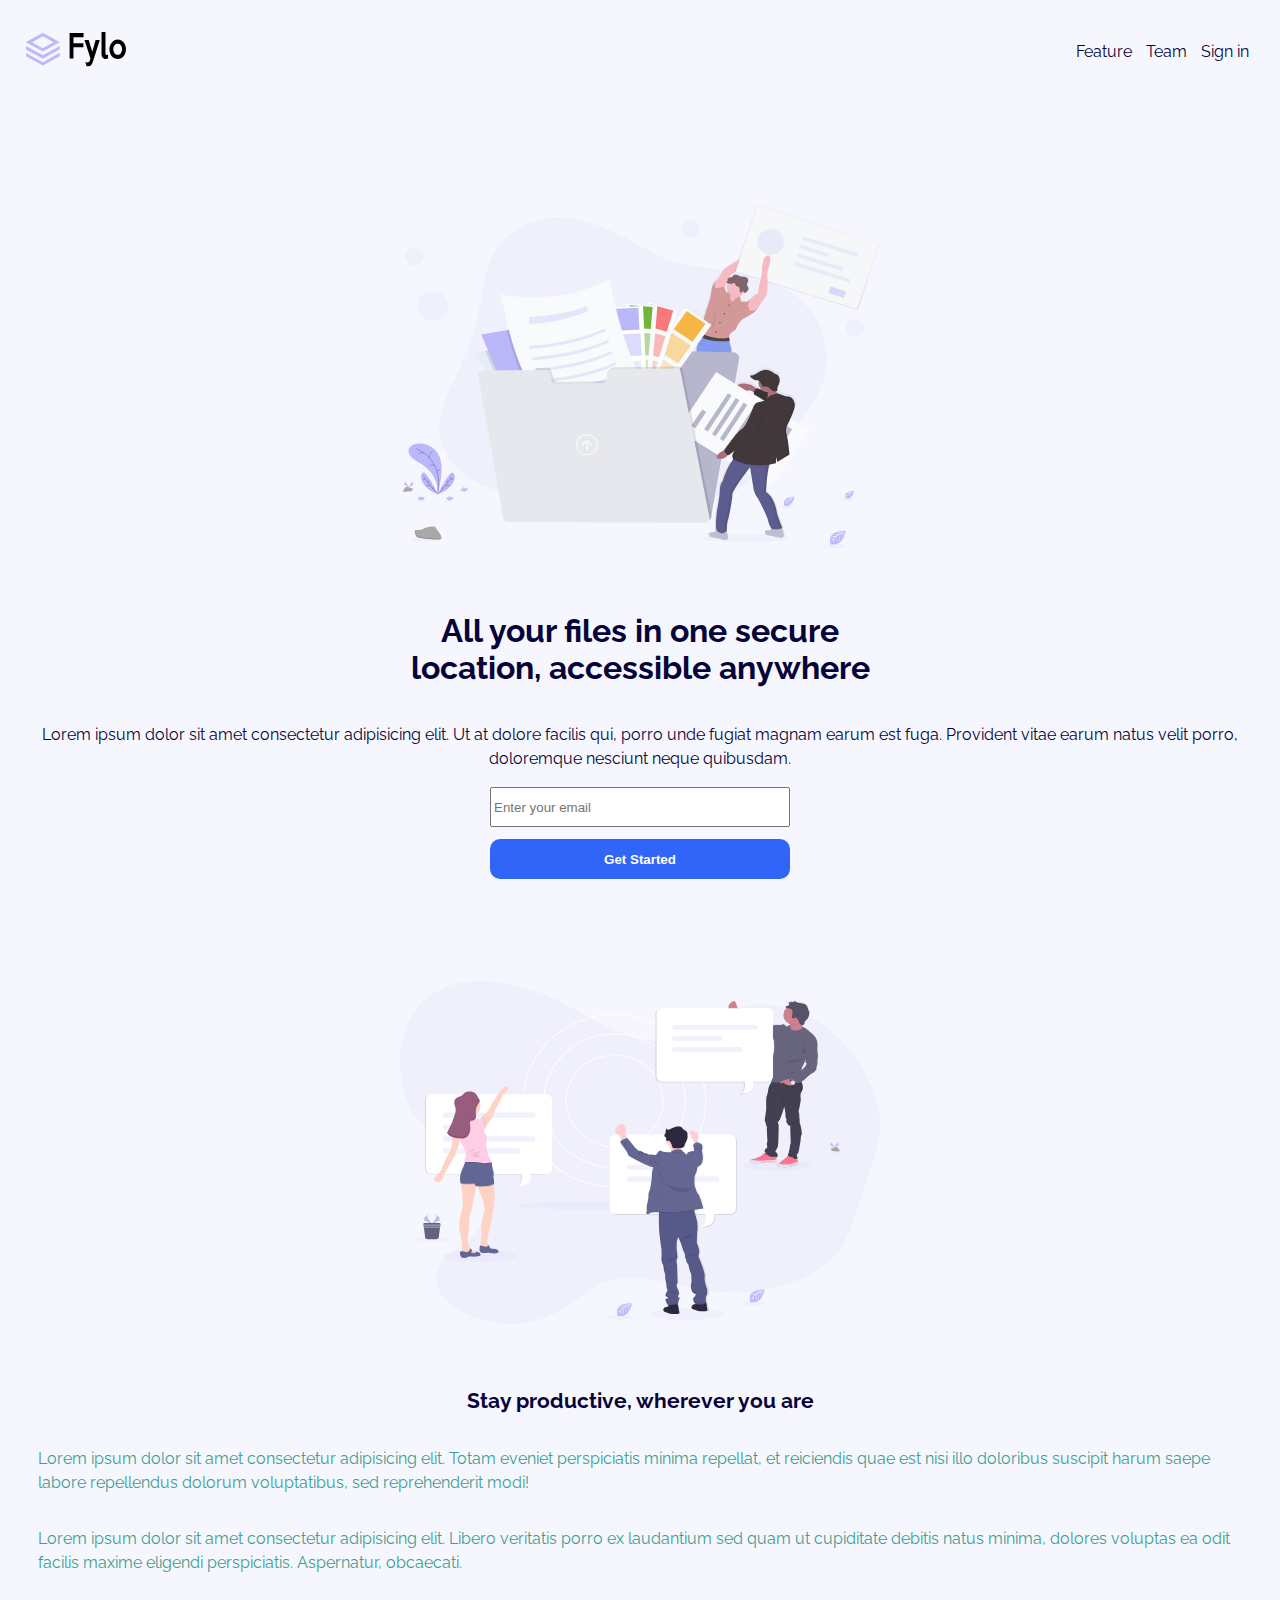
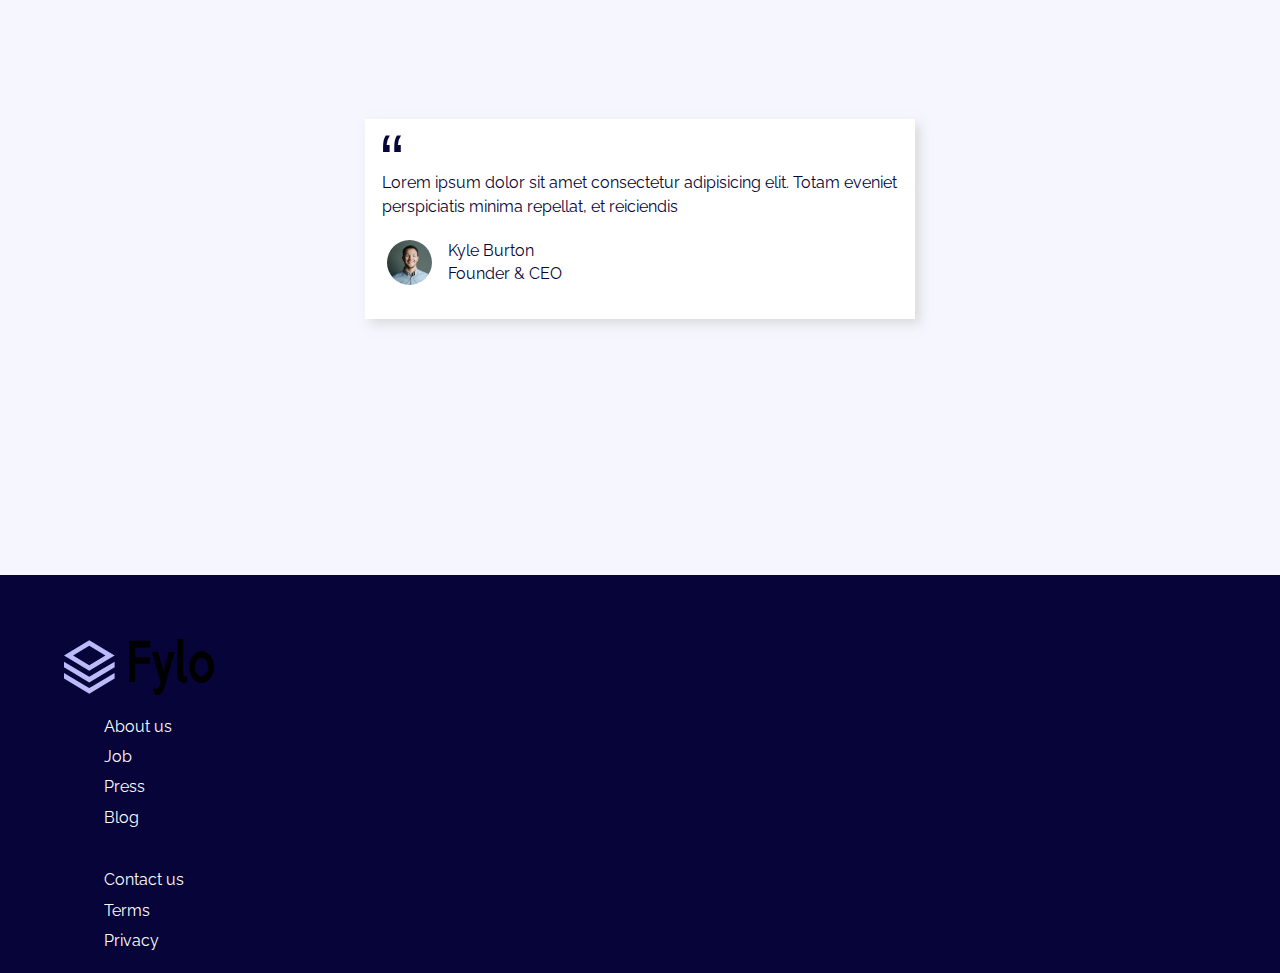
<file: index.html>
<!DOCTYPE html>
<html lang="en">
<head>
    <meta charset="UTF-8">
    <meta http-equiv="X-UA-Compatible" content="IE=edge">
    <meta name="viewport" content="width=device-width, initial-scale=1.0">
    <meta type="description" content="Mon site pour l'evaluation Studi.">
    <link href="style.css" rel="stylesheet">    
    <title>Accueil</title>
</head>
<body>
    <header>
        <a href="#"><img class="logo" src="./images/logo.svg"></a>
        <nav>
            <div id="mySidenav" class="sidenav">
            <a id="closeBtn" href="#" class="close">&times;</a>
            <ul class="top">
                <li><a href="#">Feature</a></li>
                <li><a target="_blank" href="./Team.html">Team</a></li>
                <li><a href="#">Sign in</a></li>
            </ul>
            </div>

            <a href="#" id="openBtn">
                <span class="burger-icon">
                    <span></span>
                    <span></span>
                    <span></span>
                </span>
            </a>
        </nav>
    </header>

    <main class="content">
        <section class="sectionone">
            <img class="illustration" src="./images/illustration-1.svg">
            <h1>All your files in one secure<br>
            location, accessible
        anywhere</h1>

        <p>
            Lorem ipsum dolor sit amet consectetur adipisicing elit. Ut at dolore facilis qui, porro unde fugiat magnam earum est fuga. Provident vitae earum natus velit porro, doloremque nesciunt neque quibusdam.
        </p>
    <div class="info">
        <input type="email" name="email" id="email" required placeholder="Enter your email">
        <button class="button" type="button">
           Get Started
        </button>
    </div>
        </section>

        <section class="sectiontwo">
        <img class="illustration" src="./images/illustration-2.svg">

        <h2>Stay productive, wherever you are</h2>
        <p>Lorem ipsum dolor sit amet consectetur adipisicing elit. Totam eveniet perspiciatis minima repellat, et reiciendis quae est nisi illo doloribus suscipit harum saepe labore repellendus dolorum voluptatibus, sed reprehenderit modi!</p>
        <p>Lorem ipsum dolor sit amet consectetur adipisicing elit. Libero veritatis porro ex laudantium sed quam ut cupiditate debitis natus minima, dolores voluptas ea odit facilis maxime eligendi perspiciatis. Aspernatur, obcaecati.</p>
    <div class="avis">
        <img class="quotes" src="./images/icon-quotes.svg">
        <p>
        Lorem ipsum dolor sit amet consectetur adipisicing elit. Totam eveniet perspiciatis minima repellat, et reiciendis
        </p>
        <div class="customer">
            <img class="avatar" src="./images/avatar-testimonial.jpg">
            <p class="name">Kyle Burton<br>
            Founder & CEO</p>
        </div>
    </div>
        </section>
    </main>

    <footer>
        <img class="bottom" src="./images/logo.svg">
        <ul class="ulfooter">
            <li><a href="#">About us</a></li>
            <li><a href="#">Job</a></li>
            <li><a href="#">Press</a></li>
            <li><a href="#">Blog</a></li>
        </ul>

        <ul class="ulfooter">
            <li><a href="#">Contact us</a></li>
            <li><a href="#">Terms</a></li>
            <li><a href="#">Privacy</a></li>
        </ul>
    </footer>
    <script src="script.js"></script>
</body>
</html>
</file>
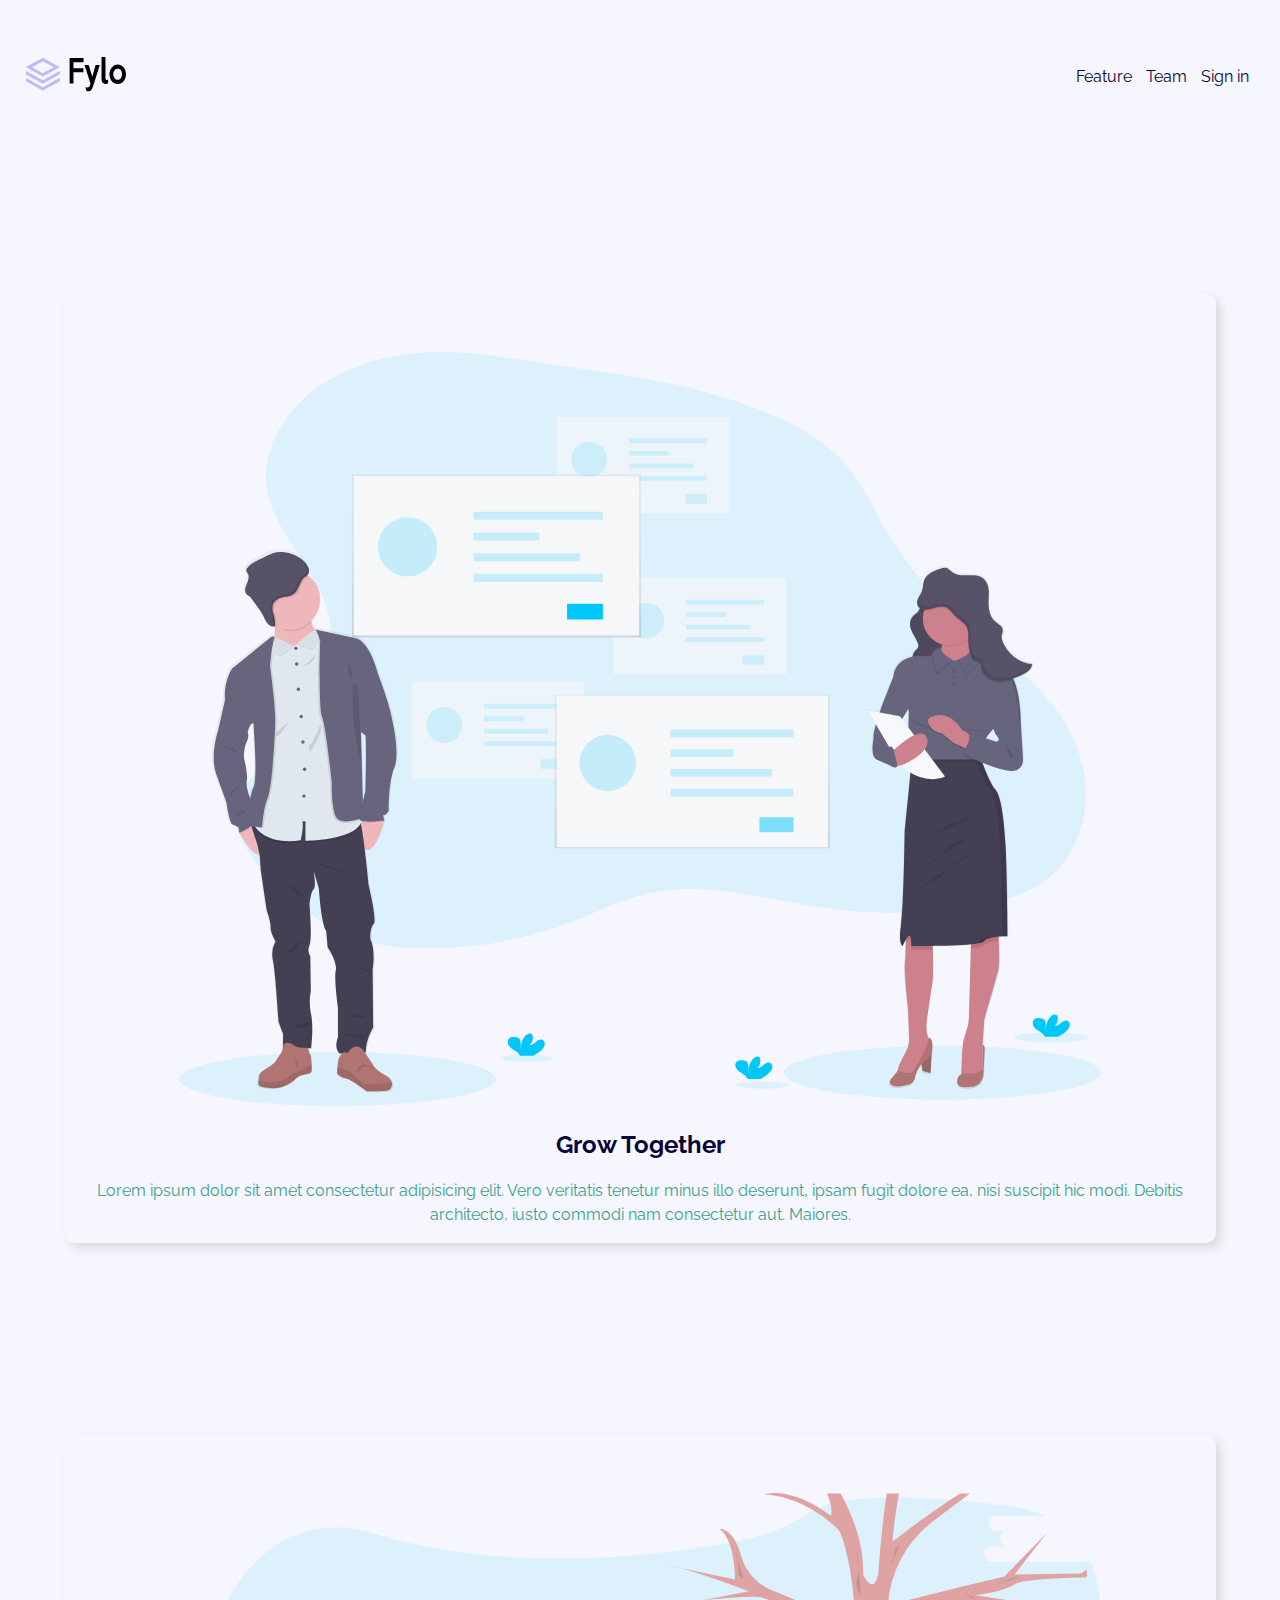
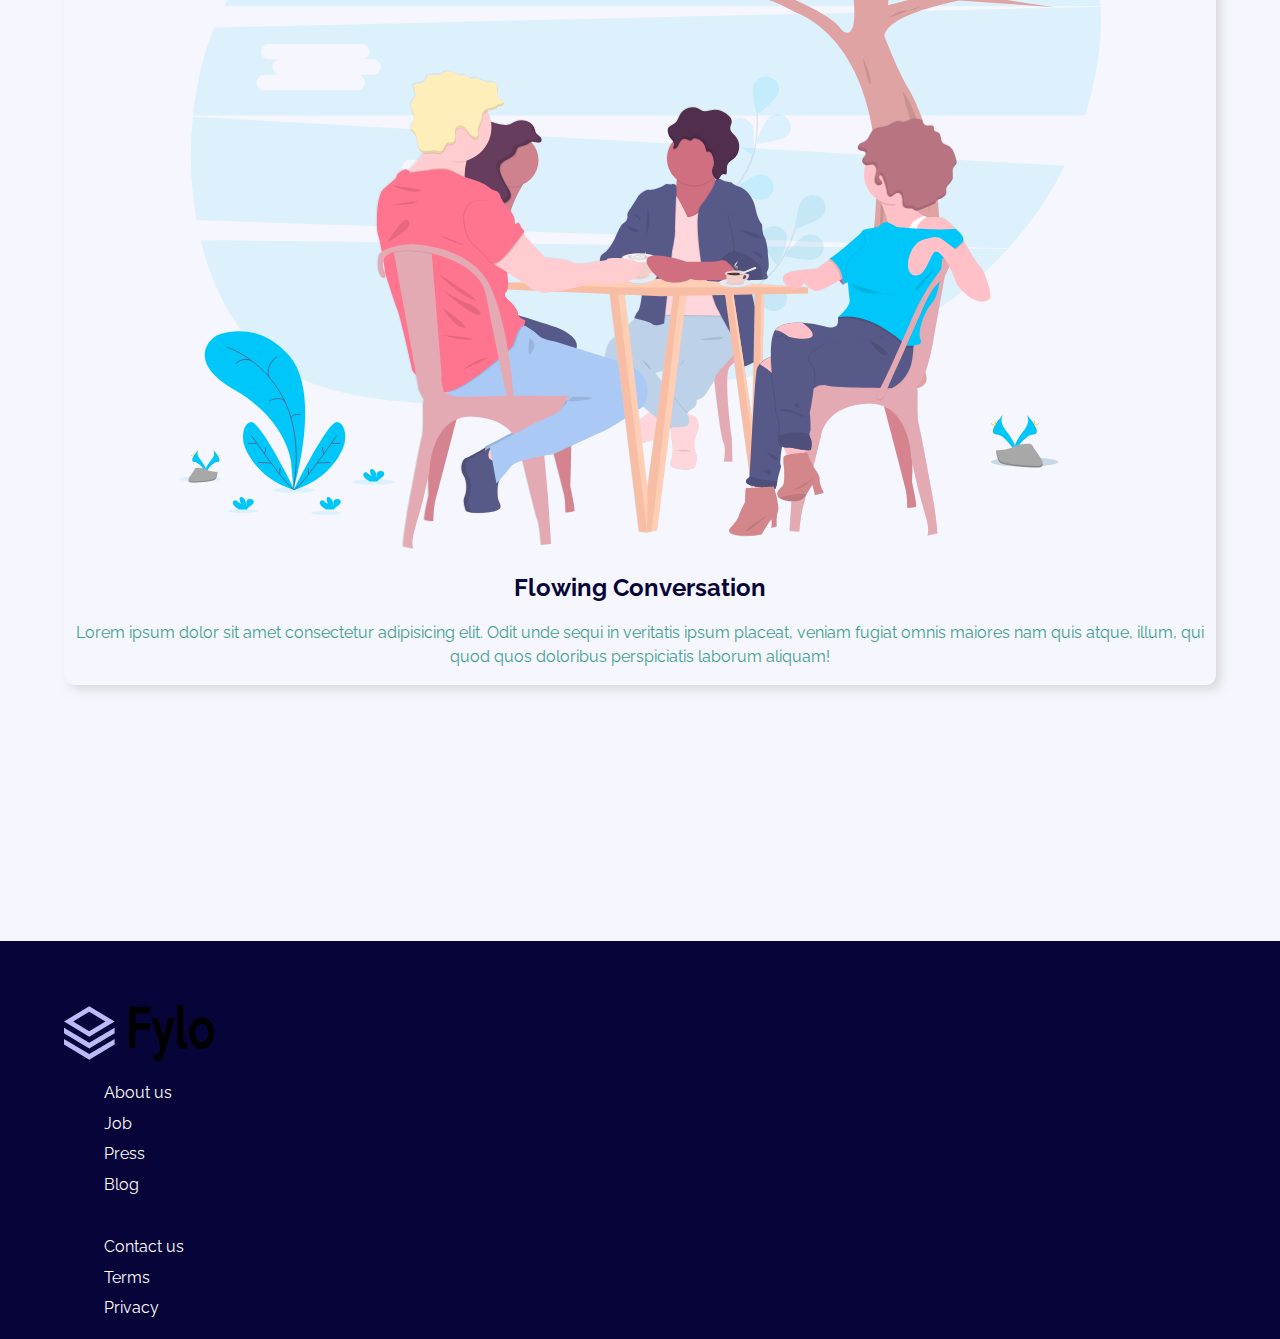
<file: Team.html>
<!DOCTYPE html>
<html lang="en">
<head>
    <meta charset="UTF-8">
    <meta http-equiv="X-UA-Compatible" content="IE=edge">
    <meta name="viewport" content="width=device-width, initial-scale=1.0">
    <meta type="description" content="La deuxieme page du site pour l'evaluation Studi.">
    <link href="./Team.css" rel="stylesheet">
    <title>Présentation</title>
</head>
<body>
    <header>
        <a href="./index.html"><img class="logo" src="./images/logo.svg"></a>
        <nav>
            <div id="mySidenav" class="sidenav">
                <a id="closeBtn" href="#" class="close">&times;</a>
            <ul class="top">
                <li><a href="#">Feature</a></li>
                <li><a target="_blank" href="./Team.html">Team</a></li>
                <li><a href="#">Sign in</a></li>
            </ul>
            </div>

            <a href="#" id="openBtn">
                <span class="burger-icon">
                    <span></span>
                    <span></span>
                    <span></span>
                </span>
            </a>
        </nav>
    </header>

    <main class="content">
        <div class="cards">
            <img class="grow" src="./images/illustration-grow-together.svg">
            <h2>Grow Together</h2>
            <p>
                Lorem ipsum dolor sit amet consectetur adipisicing elit. Vero veritatis tenetur minus illo deserunt, ipsam fugit dolore ea, nisi suscipit hic modi. Debitis architecto, iusto commodi nam consectetur aut. Maiores.
            </p>
        </div>

        <div class="cards">
            <img class="flowing" src="./images/illustration-flowing-conversation.svg">
            <h2>Flowing Conversation</h2>
            <p>
                Lorem ipsum dolor sit amet consectetur adipisicing elit. Odit unde sequi in veritatis ipsum placeat, veniam fugiat omnis maiores nam quis atque, illum, qui quod quos doloribus perspiciatis laborum aliquam!
            </p>
        </div>
    </main>

    <footer>
        <img class="bottom" src="./images/logo.svg">
        <ul class="ulfooter">
            <li><a href="#">About us</a></li>
            <li><a href="#">Job</a></li>
            <li><a href="#">Press</a></li>
            <li><a href="#">Blog</a></li>
        </ul>

        <ul class="ulfooter">
            <li><a href="#">Contact us</a></li>
            <li><a href="#">Terms</a></li>
            <li><a href="#">Privacy</a></li>
        </ul>
    </footer>
    <script src="script.js"></script>
    
</body>
</html>
</file>
<file: style.css>
@import url('https://fonts.googleapis.com/css2?family=Open+Sans&family=Raleway:wght@400;700&display=swap');

* {
    box-sizing: border-box;
}

body {    
    font-size: 18px;
    background: hsl(240, 75%, 98%);
    margin: 0;
    font-family: 'Raleway', sans-serif;
    font-size: 16px;
}

.close {
    display: none;
}


p {
    margin-left: 3%;
    margin-right: 3%;
    line-height: 1.5em;
    color: hsl(243, 87%, 12%);
}


.logo {
    height: 35px;
    width: 100px;
}

.top > li {
    list-style: none;
    display: inline;
    padding: 5px;
}

header {
    display: flex;
    align-items: center;
    justify-content: space-between;
    font-family: 'Raleway', sans-serif;
    margin-top: 4%;
    margin-left: 2%;
    margin-right: 2%;
    color: hsl(243, 87%, 12%);
}

a {
  text-decoration: none;
  color: hsl(243, 87%, 12%);  
}

a:hover {
    color: gray;
}


.sectionone {
    margin-top: 20%;
    text-align: center;
    display: flex;
    flex-direction: column;
    align-items: center;
}

h1 {
    margin-top: 15%;
    color: hsl(243, 87%, 12%);
}

.illustration {
    width: 274px;
    height: 203px;
    margin-bottom: 10%;
}

.info {
    display: flex;
    flex-direction: column;

}

.button {
    margin-top: 4%;
}

.sectiontwo {
    display: flex;
    flex-direction: column;
    align-items: center;
    margin-top: 20%;
}

h2 {
    font-size: 1.3rem;
    color:  hsl(243, 87%, 12%);
}

.avis {
    width: 90%;
    height: 200px;
    background: white;
    margin-top: 10%;
    box-shadow: 5px 5px 10px hsla(0, 0%, 75%, 0.5);
    display: flex;
    flex-direction: column;
    max-width: 550px;
}

.avatar {
    border-radius: 50%;
    height: 45px;
    width: 45px;
    margin-right: 5%;
}

.customer {
    display: flex;
    align-items: center;
    margin-left: 4%;
    margin-top: -2%;
}

.name {
    line-height: 1.4em;
    margin-left: -2%;
}

.quotes {
    height: 20px;
    width: 20px;
    margin-left: 3%;
    margin-top: 3%;
}

.avis > p {
    margin-left: 3%;
    margin-right: 3%;
    color:  hsl(243, 87%, 12%);
}

footer {
    background: hsl(243, 87%, 12%);
    margin-top: 20%;
    color: white;
    display: flex;
    flex-direction: column;
}

.ulfooter {
    margin-left: 5%;
}

.ulfooter > li {
    list-style: none;
    line-height: 1.9em;
}

.ulfooter > li > a {
    text-decoration: none;
    color: white;
}

.ulfooter > li > a:hover {
    color: gray;
}


.bottom {
    height: 57px;
    width: 150px;
    margin-left: 5%;
    margin-top: 5%;
}

.sectiontwo > p {
    color: hsl(170, 45%, 43%);
}

.button {
    color: white;
    background: hsl(224, 93%, 58%);
    border-style: none;
    font-weight: bold;
    height: 40px;
    border-radius: 10px;
}

.button:hover {
    transform : scale(1.1, 1.1)
}

#email {
    width: 300px;
    height: 40px;
}


/* Responsive desktop */

@media screen and (min-width : 1630px) {
    header {
        margin-top: 2%;
    }

    .top > li {
        padding: 15px;
    }

    .illustration {
        float: right;
        width: 884px;
        height: 586px;
        margin-right: 10%;
        margin-top: -6%;
    }

    .sectionone {
        text-align: left;
        display: block;
        margin-top: 2%;
        margin-top: -5%; 
    }

    .info {
        display: inline-block;
        margin-left: 3%;
    }

    .button {
        width: 200px;
        margin-left: 8px;
    }

    h1, h2 {
        margin-left: 3%;
        font-size: 2.5rem;
    }

    .sectionone > p {
        max-width: 500px;
        line-height: 1.6rem;
        font-size: 1.2rem;
        color: hsl(243, 87%, 12%);
    }

    .sectiontwo {
        display: block;
        text-align: left;
        margin-top: 30%;
    }

    .sectiontwo > p {
        max-width: 500px;
        line-height: 1.6rem;
        font-size: 1.2rem;
        color: hsl(243, 87%, 12%);
    }

    .avis {
        margin-left: 3%;
        margin-top: 3%;
    }

    footer {
        display: flex;
        flex-direction: row;
        height: 400px;
        justify-content: space-around;
        align-items: center;
    }

    .bottom {
        margin-left: 10%;
        margin-top: -10%;
    }

    .ulfooter > li {
        line-height: 3em;
    }


}

/* Responsive tablette*/

@media screen and (min-width : 900px) and (max-width : 1629px) {
    header {
        margin-top: 2%;
    }

    .illustration {
        width: 480px;
        height: 343px;
        margin-bottom: 0;
    }

    .sectionone {
        margin-top: 10%;
    }

    h1 {
        margin-top: 5%;
    }

    .sectiontwo {
        margin-top: 8%;
    }

    h2 {
        margin-top: 5%;
    }

    .bottom {
        margin-left: 5%;
    }

    
}

/* Responsive mobile */

@media screen and (max-width :800px) {
    /* Menu Burger */

/* Sidenav menu */
.sidenav {
    height: 100%;
    width: 250px;
    position: fixed;
    z-index: 1;
    top: 0;
    left: -250px;
    background-color: #e8e8e8;
    padding-top: 60px;
    transition: left 0.5s ease;
  }
  
  .sidenav ul {
    list-style-type: none;
    padding: 0;
    margin: 0;
  }
  
  /* Sidenav menu links */
  .sidenav a {
    padding: 8px 8px 8px 32px;
    text-decoration: none;
    font-size: 25px;
    color: #818181;
    display: block;
    transition: 0.3s;
  }
  
  .sidenav a:hover {
    color: #111;
  }
  
  /* Active class */
  .sidenav.active {
    left: 0;
  }
  
  /* Close btn */
  .sidenav .close {
    position: absolute;
    top: 0;
    right: 25px;
    font-size: 36px;
  }
  
  .burger-icon span {
    display: block;
    width: 35px;
    height: 5px;
    background-color: black;
    margin: 6px 0;
  }
}
</file>
<file: Team.css>
@import url('https://fonts.googleapis.com/css2?family=Open+Sans&family=Raleway:wght@400;700&display=swap');

* {
    box-sizing: border-box;
}

body {    
    font-size: 18px;
    background: hsl(240, 75%, 98%);
    margin: 0;
    font-family: 'Raleway', sans-serif;
    font-size: 16px;
}

.close {
    display: none;
}


h2 {
    color: hsl(243, 87%, 12%);
}

p {
    color: hsl(170, 45%, 43%);
    line-height: 1.5em;
}

.logo {
    height: 35px;
    width: 100px;
}

.top > li {
    list-style: none;
    display: inline;
    padding: 5px;
}

header {
    display: flex;
    align-items: center;
    justify-content: space-between;
    font-family: 'Raleway', sans-serif;
    margin-top: 4%;
    margin-left: 2%;
    margin-right: 2%;
    color: hsl(243, 87%, 12%);
}

a {
  text-decoration: none;
  color: hsl(243, 87%, 12%);  
}

a:hover {
    color: gray;
}

.content {
    display: flex;
    flex-direction: column;
    align-items: center;
}

.cards {
    width: 90%;
    height: auto;
    border-radius: 10px;
    box-shadow: 5px 5px 10px hsla(0, 0%, 75%, 0.5);
    text-align: center;
    margin-top: 15%;
}

.grow {
    width: 80%;
    margin-top: 5%;
}

.flowing {
    width: 80%;
    margin-top: 5%;
}

footer {
    background: hsl(243, 87%, 12%);
    margin-top: 20%;
    color: white;
    display: flex;
    flex-direction: column;
}

.ulfooter {
    margin-left: 5%;
}

.ulfooter > li {
    list-style: none;
    line-height: 1.9em;
}

.ulfooter > li > a {
    text-decoration: none;
    color: white;
}

.ulfooter > li > a:hover {
    color: gray;
}


.bottom {
    height: 57px;
    width: 150px;
    margin-left: 5%;
    margin-top: 5%;
}

/* Responsive desktop*/

@media screen and (min-width : 1300px) {
    .cards {
        text-align: left;
    }

    .grow {
        float: right;
        width: 40%;
        margin-right: 3%;
        margin-bottom: 3%;
    }

    .flowing {
        float: left;
        width: 40%;
        margin-right: 3%;
        margin-bottom: 3%;
    }

    h2 {
        margin-top: 15%;
        margin-left: 3%;
    }

    .top > li {
        padding: 15px;
    }

    header {
        margin-top: 2%;
    }

    footer {
        display: flex;
        flex-direction: row;
        height: 400px;
        justify-content: space-around;
        align-items: center;
    }

    .bottom {
        margin-left: 10%;
        margin-top: -10%;
    }

    .ulfooter > li {
        line-height: 3em;
    }

    p {
        margin-left: 3%;
        margin-right: 3%;
    }

}

@media screen and (max-width :800px) {
    /* Menu Burger */

/* Sidenav menu */
.sidenav {
    height: 100%;
    width: 250px;
    position: fixed;
    z-index: 1;
    top: 0;
    left: -250px;
    background-color: #e8e8e8;
    padding-top: 60px;
    transition: left 0.5s ease;
  }
  
  .sidenav ul {
    list-style-type: none;
    padding: 0;
    margin: 0;
  }
  
  /* Sidenav menu links */
  .sidenav a {
    padding: 8px 8px 8px 32px;
    text-decoration: none;
    font-size: 25px;
    color: #818181;
    display: block;
    transition: 0.3s;
  }
  
  .sidenav a:hover {
    color: #111;
  }
  
  /* Active class */
  .sidenav.active {
    left: 0;
  }
  
  /* Close btn */
  .sidenav .close {
    position: absolute;
    top: 0;
    right: 25px;
    font-size: 36px;
  }
  
  .burger-icon span {
    display: block;
    width: 35px;
    height: 5px;
    background-color: black;
    margin: 6px 0;
  }
}
</file>
